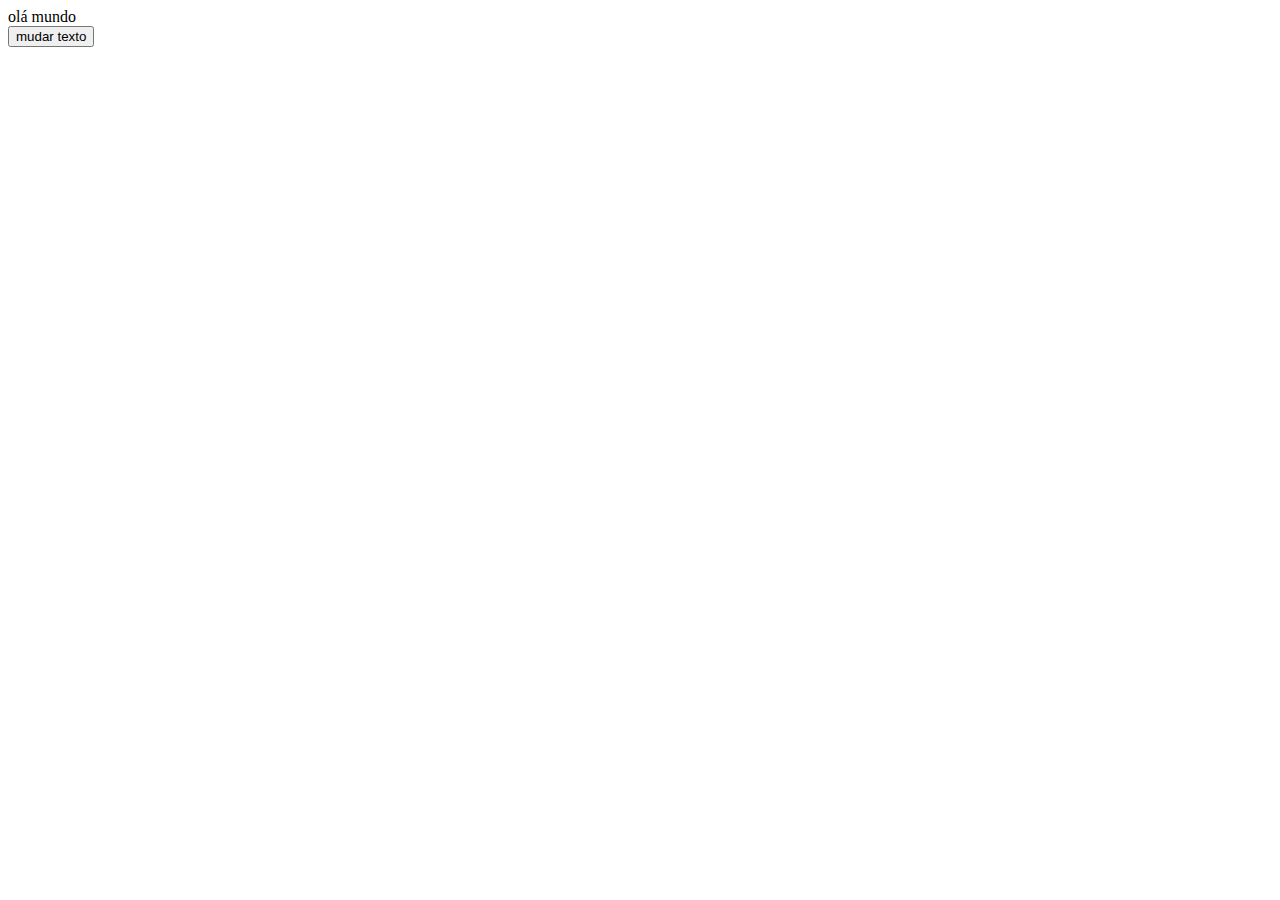
<file: projeto men's/Men's Fashion_files/components/index.html>
<!DOCTYPE html>
<html lang="en">

<head>
    <meta charset="UTF-8">
    <meta name="viewport" content="width=device-width, initial-scale=1.0">
    <title>Document</title>
</head>

<body>
    <div id="texto">
        olá mundo

    </div>

    <button onclick="Teste()">
        mudar texto
    </button>
    <script src="index.js">
    </script>
</body>




</html>
</file>
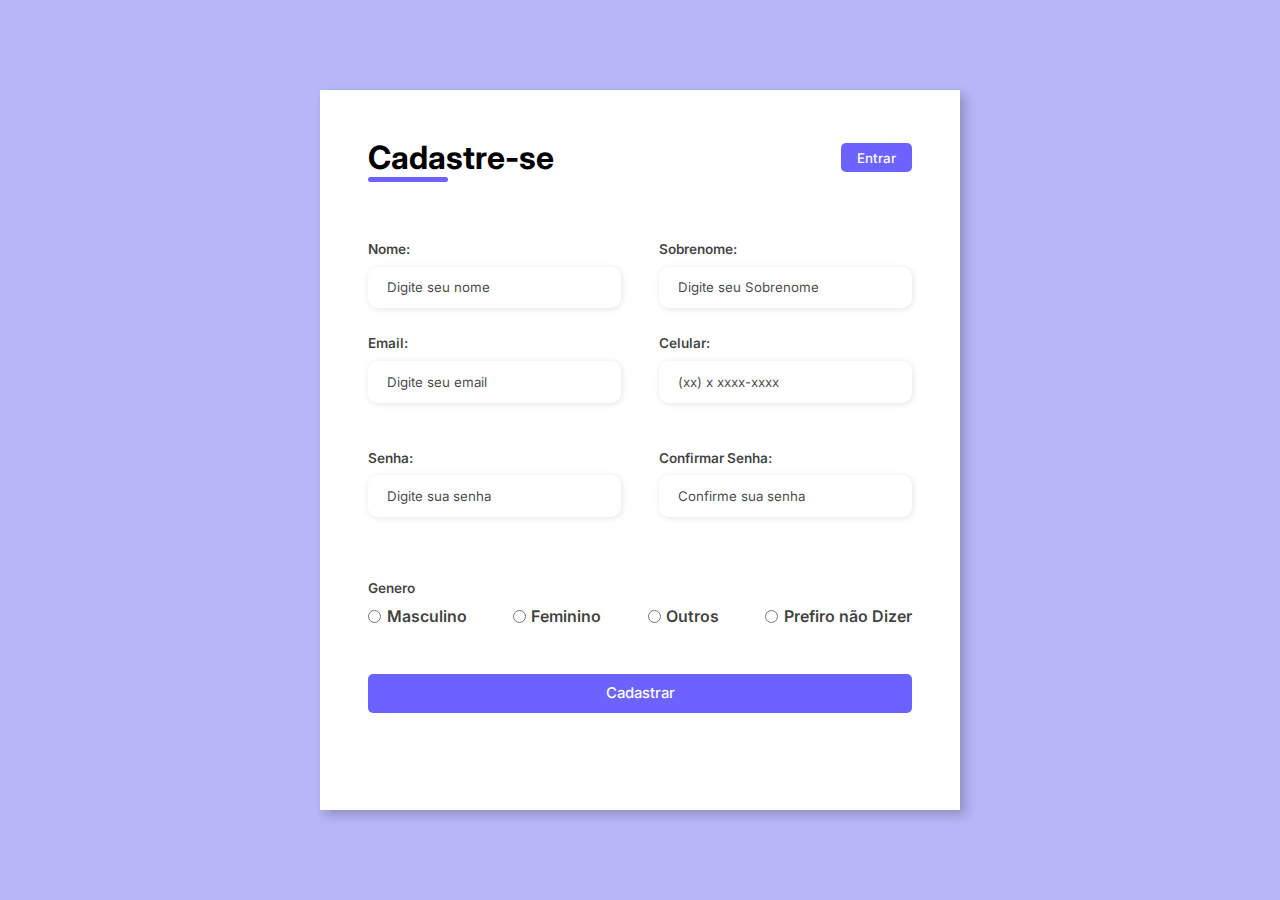
<file: projeto men's/Men's Fashion_files/índex.html>
<!DOCTYPE html>
<html lang="pt-br">

<head>
    <meta charset="UTF-8">
    <meta https-equiv="X-UA-Compatible" content="IE-edge">
    <meta name="viewport" content="width=device-width, initial-scale=1.0">
    <link rel="stylesheet" href="style.css">
    <title>Moda Masculina</title>
</head>

<body>
    <div class="container">
        <div class="form-image">
            <img src="undraw_undraw_undraw_undraw_undraw_undraw_shopping_bags_2ude_-1-_mnw3_-2-_q7y0_muk6_-2-_l1mh_-2-_m4xj.svg">
        </div>
        <div class="form">
            <form method="POST" action="#" enctype="multipart/form-data">
                <div class="form-header">
                    <div class="title">
                        <h1>Cadastre-se</h1>
                        <div class="input-button">
                            <button><a href="#">Entrar</a></button>
                        </div>
                    </div>
                </div>

                <div class="input-group">
                    <div class="input-box">
                        <label>
                            Nome:<br>
                            <input type="text" name="name" placeholder="Digite seu nome" required>
                        </label>
                    </div>
                    <div class="input-box">
                        <label>
                            Sobrenome:<br>
                            <input type="text" name="surname" placeholder="Digite seu Sobrenome" required>
                        </label>
                    </div>
                    <div class="input-box">
                        <label>
                            Email:<br>
                            <input type="email" name="email" placeholder="Digite seu email" required>
                        </label>
                    </div>
                    <div class="input-box">
                        <label>
                            Celular:<br>
                            <input type="tel" name="number" placeholder="(xx) x xxxx-xxxx" required>
                        </label><br>
                    </div>
                    <div class="input-box">
                        <label>
                            Senha:<br>
                            <input type="password" name="password" placeholder="Digite sua senha" required>
                        </label><br>
                    </div>
                    <div class="input-box">
                        <label>
                            Confirmar Senha:<br>
                            <input type="password" name="confirmpassword" placeholder="Confirme sua senha" required>
                        </label><br>
                    </div>
                </div>

                <div class="gender-inputs">
                    <div class="gender-title">
                        <h6>Genero</h6>
                    </div>
                    <div class="gender-group">
                        <div class="gender-input">
                            <input type="radio" id="male" name="gender">
                            <label for="male">Masculino</label>
                        </div>
                        <div class="gender-input">
                            <input type="radio" id="fermale" name="gender">
                            <label for="fermale">Feminino</label>
                        </div>
                        <div class="gender-input">
                            <input type="radio" id="others" name="gender">
                            <label for="others">Outros</label>
                        </div>
                        <div class="gender-input">
                            <input type="radio" id="none" name="gender">
                            <label for="none">Prefiro não Dizer</label>
                        </div>
                    </div>
                </div>
                <div class="input-cadastrar">
                    <input type="submit" value="Cadastrar">
                </div>
            </form>
        </div>
    </div>

</body>

</html>
</file>
<file: projeto men's/Men's Fashion_files/style.css>
@import url('https://fonts.googleapis.com/css2?family=Andika:ital,wght@0,400;0,700;1,400;1,700&family=Inter+Tight:ital,wght@0,100..900;1,100..900&family=Inter:wght@100..900&display=swap');
* {
    margin: 0;
    padding: 0;
    box-sizing: border-box;
    font-family: 'inter', sans-serif;
}

body {
    width: 100%;
    height: 100vh;
    display: flex;
    justify-content: center;
    align-items: center;
    background: #0c0ce94d;
}

.container {
    width: 80%;
    height: 80vh;
    display: flex;
    box-shadow: 5px 5px 10px rgba(0, 0, 0, .212);
}

.form-image {
    width: 50%;
    display: flex;
    justify-content: center;
    align-items: center;
    background-color: bisque;
    padding: 1rem;
}

.form-image img {
    width: 31rem;
}

.form {
    width: 50%;
    display: flex;
    align-items: center;
    flex-direction: column;
    background-color: #fff;
    padding: 3rem;
}

.title {
    margin-bottom: 3rem;
    display: flex;
    justify-content: space-between;
}

.input-button {
    display: flex;
    align-items: center;
    margin-left: 100px;
}

.input-button button {
    border: none;
    background-color: #6c63ff;
    padding: 0.4rem 1rem;
    border-radius: 5px;
    cursor: pointer;
}

.input-button button:hover {
    background-color: #6c63fff1;
}

.input-button button a {
    text-decoration: none;
    font-weight: 500;
    color: #fff;
}

.form-header h1::after {
    content: '';
    display: block;
    width: 5rem;
    height: 0.3rem;
    background-color: #6c63ff;
    margin: 0 auto;
    position: absolute;
    border-radius: 10px;
}

.input-group {
    display: flex;
    flex-wrap: wrap;
    justify-content: space-between;
    padding: 1rem 0;
}

.input-box {
    display: flex;
    flex-direction: column;
    margin-bottom: 1.1rem;
}

.input-box input {
    margin: 0.6rem 0;
    padding: 0.8rem 1.2rem;
    border: none;
    border-radius: 10px;
    box-shadow: 1px 1px 6px #0000001c;
}

.input-box input:hover {
    background-color: #eeeeee75;
}

.input-box input:focus-visible {
    outline: 1px solid #6c63ff;
}

.input-box label,
.gender-title h6 {
    font-size: 0.85rem;
    font-weight: 600;
    color: #000000c0;
}

.input-box input::placeholder {
    color: #000000be;
}

.gender-group {
    display: flex;
    justify-content: space-between;
    margin-top: 0.62rem;
    padding: 0 0 .5rem;
}

.gender-input {
    display: flex;
    align-items: center;
}

.gender-input input {
    margin-right: 0.35rem;
}

.gender-input label {
    font-size: 0.81;
    font-weight: 600;
    color: #000000c0;
}

input[type=submit] {
    width: 100%;
    margin-top: 2.5rem;
    border: none;
    background-color: #6c63ff;
    padding: 0.65rem;
    border-radius: 5px;
    cursor: pointer;
}

input[type=submit]:hover {
    background-color: #6c63fff1;
}

input[type=submit] {
    text-decoration: none;
    font-size: 0.93rem;
    font-weight: 500;
    color: #fff;
}

@media screen and (max-width: 1330px) {
    .form-image {
        display: none;
    }
    .container {
        width: 50%;
    }
    .form {
        width: 100%;
    }
}

@media screen and (max-width:1064px) {
    .container {
        width: 90%;
        height: auto;
    }
    .input-group {
        flex-direction: column;
        overflow-y: scroll;
        flex-wrap: nowrap;
        max-height: 10rem;
        padding-right: 5rem;
    }
    .gender-input {
        margin-top: 2rem;
    }
    .gender-group {
        flex-direction: column;
    }
    .gender-input {
        margin-top: 0.5rem;
    }
}
</file>
